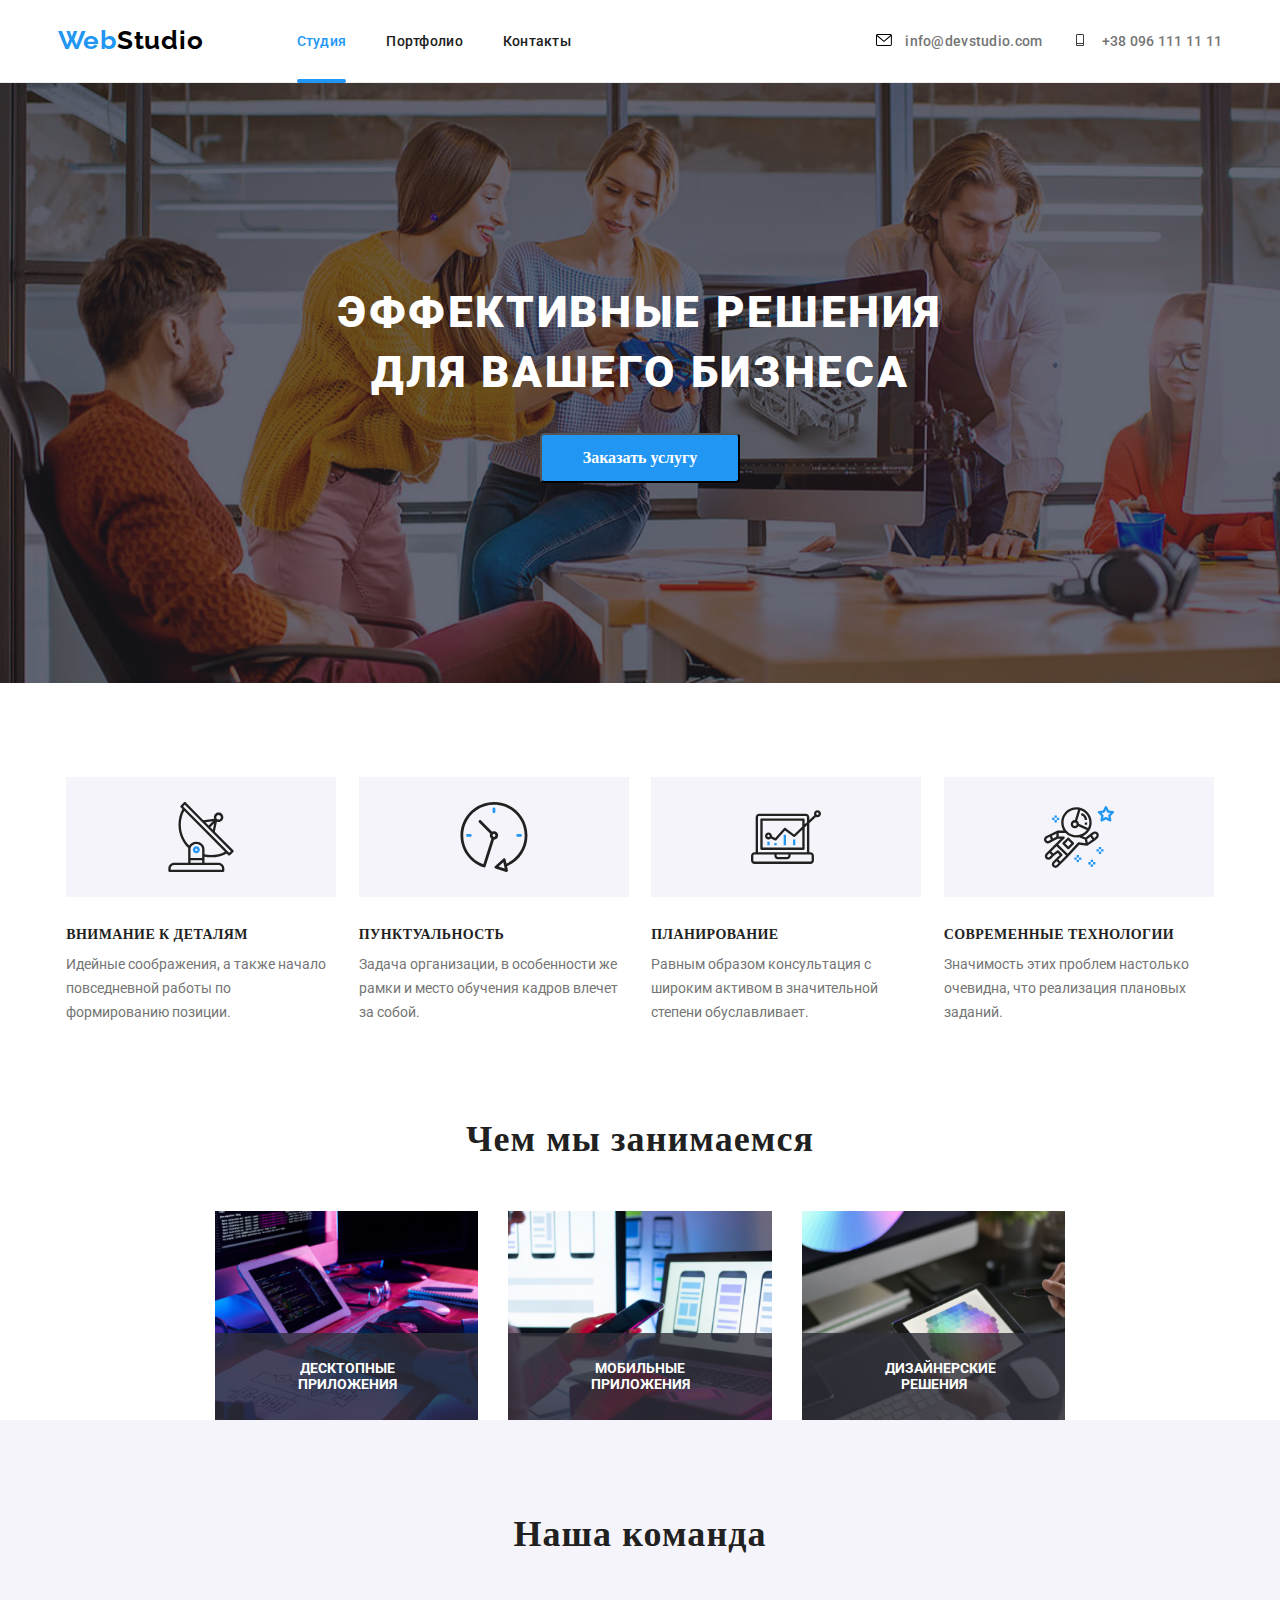
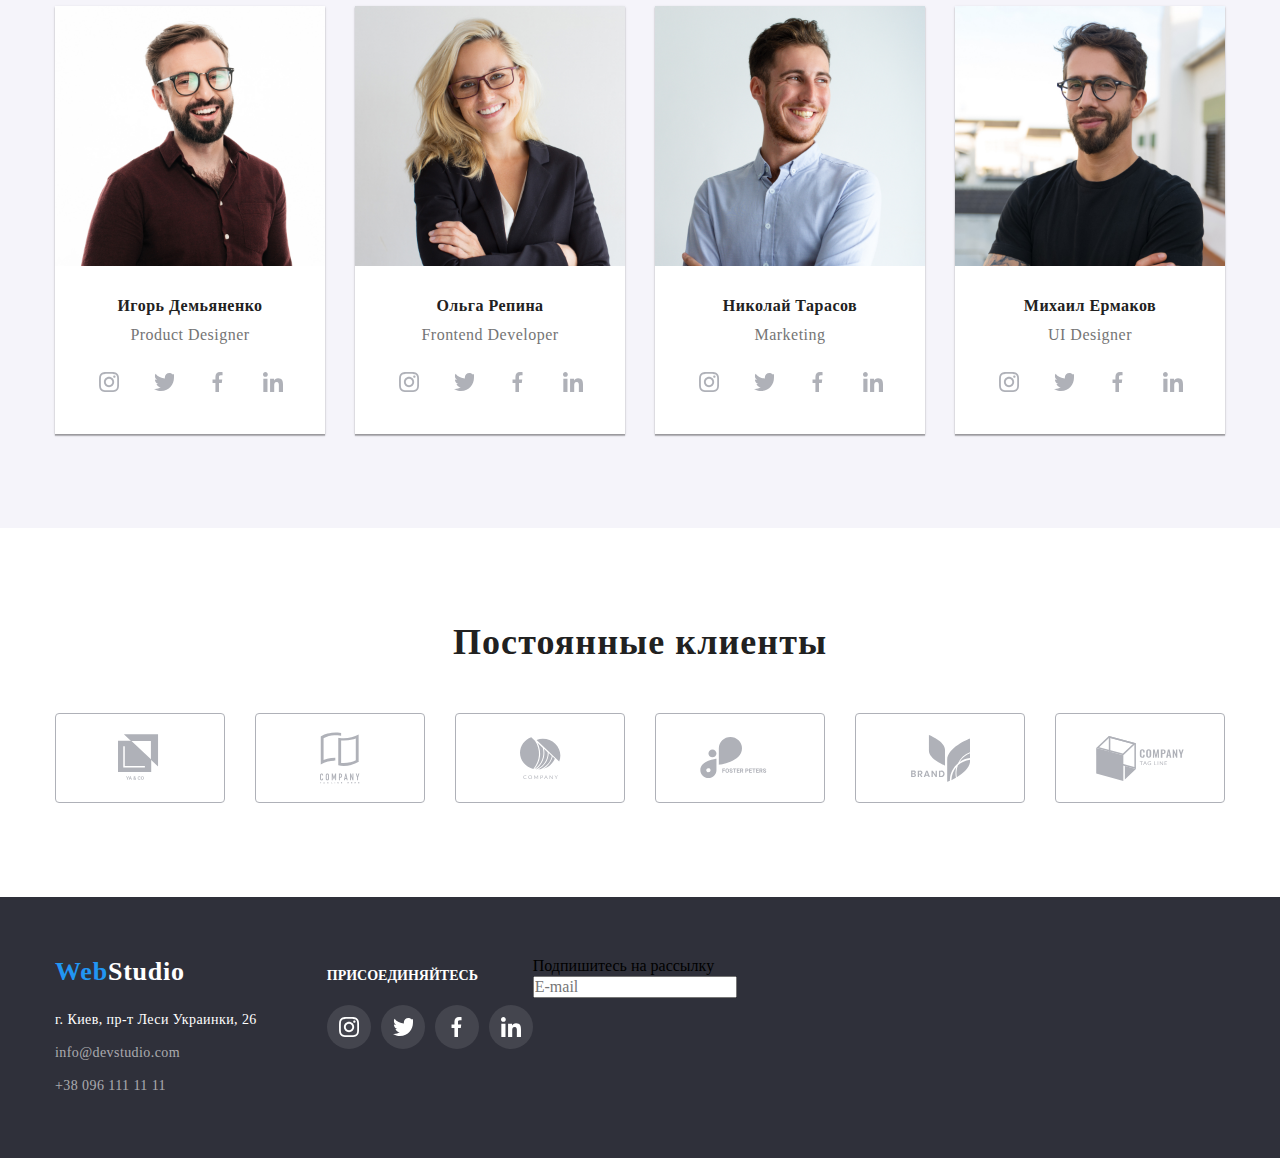
<file: index.html>
<!DOCTYPE html>
<html lang="ru">
<head>
    <meta charset="UTF-8">
    <meta name="viewport" content="width=device-width, initial-scale=1.0">
    <title>WebStudio</title>
    <link rel="stylesheet" href="https://cdnjs.cloudflare.com/ajax/libs/modern-normalize/1.0.0/modern-normalize.min.css"/>
    <link rel="stylesheet" href="./css/main.min.css">
    
    <link rel="preconnect" href="https://fonts.gstatic.com">
    <link
        href="https://fonts.googleapis.com/css2?family=Raleway:wght@400;700&family=Roboto:wght@400;500;700;900&display=swap"
        rel="stylesheet">
        
        <link href="https://fonts.googleapis.com/css2?family=Oleo+Script:wght@700&display=swap" rel="stylesheet">
</head>
<body>
<header class="header">
   
    <div class="header-container">
    <a class="main-title" href="./index.html">Web<span class="studio-word">Studio</span></a>
    <nav class="navigation-container">
        <ul class="navigation-set">
            <li class="nav-studio"><a class="navigation-studio current"style="color: #2196f3" href="./index.html" target="_self">Студия</a></li>
            
            <li class="nav-studio"><a class="navigation-portfolio" href="./portfolio.html">Портфолио</a></li>
            
            <li class="nav-studio"><a class="navigation-contacts" href="./index.html">Контакты</a></li>
            
        </ul>
        
    </nav>
    <ul class="contacts">
        <li class="mail-contact">
    <a class="mail" href="mailto:info@devstudio.com">
        <svg class="icon-mail">
            <use href="./images/sprite.svg#icon-mail"></use>
        </svg>
        info@devstudio.com</a>
        </li>
        <li class="phone-contact">
        <a class="phone-number" href="tel:+380961111111">
            <svg class="icon-phone">
                <use href="./images/sprite.svg#icon-phone"></use>
            </svg>
        +38 096 111 11 11</a>
        </li>
    </ul>
    
    
    </div>
   
 </header>
 <main>
    <section class="first-section"> 
     <div class="container-first-section"><h1 class="first-title">Эффективные решения для вашего бизнеса</h1>
    </div>
    <button class="button-main" type="button" data-modal-open>Заказать услугу</button>
    </section>
    <section class="features-section">
<ul class="features">
    <li class="feature-one">
        <div class="feature-box">
            <div class="bg-icon-feature-svg">
            <svg class="icon-features-svg" , width="70px" , height="70px" ;>
                <use href="./images/sprite.svg#icon-antenna">
                </use>
            </svg>
            </div>
            
            <h2 class="feature-title-one">Внимание к деталям</h2>

            <p class="feature-text-one">Идейные соображения, а также начало повседневной работы по формированию позиции.
            </p>
        </div>
    </li>
    <li class="feature-two">
        <div class="feature-box">
            <div class="bg-icon-feature-svg">
            <svg class="icon-features-svg" , width="70px" , height="70px" ;>
                <use href="./images/sprite.svg#icon-clock">
            
                </use>
            </svg>
            </div>
            
            <h2 class="feature-title-two">Пунктуальность</h2>

            <p class="feature-text-two">Задача организации, в особенности же рамки и место обучения кадров влечет за
                собой.</p>
        </div>
    </li>
    <li class="feature-three">
        <div class="feature-box">
            <div class="bg-icon-feature-svg">
            <svg class="icon-features-svg" , width="70px" , height="70px" ;>
                <use href="./images/sprite.svg#icon-diagram">
            
                </use>
            </svg>
            </div>
            
            <h2 class="feature-title-three">Планирование</h2>

            <p class="feature-text-three">Равным образом консультация с широким активом в значительной степени
                обуславливает.</p>
        </div>
    </li>
    <li class="feature-four">
        <div class="feature-box">
            <div class="bg-icon-feature-svg">
            <svg class="icon-features-svg" , width="70px" , height="70px" ;>
                <use href="./images/sprite.svg#icon-astronaut">
            
                </use>
            </svg>
            </div>
            
            <h2 class="feature-title-four">Современные технологии</h2>

            <p class="feature-text-four">Значимость этих проблем настолько очевидна, что реализация плановых заданий.
            </p>
        </div>
    </li>
</ul>
    </section>
    
    
     <section class="portfolio">
 <h3 class="portfolio-title-first">Чем мы занимаемся</h3>
   <ul class="images-set">
    <li class="images-point">
        <div class="container-portfolio"><img src="images/1.jpg" width="370" height="294" alt="1">
        <p class="text-portfolio">десктопные приложения</p>
        </div>
    </li>
    <li class="images-point">
        <div class="container-portfolio"><img src="images/2.jpg" width="370" height="294" alt="2">
            <p class="text-portfolio">мобильные приложения</p>
        </div>
    </li>
    <li class="images-point">
        <div class="container-portfolio"><img src="images/3.jpg" width="370" height="294" alt="3">
            <p class="text-portfolio">дизайнерские решения</p>
        </div>
    </li>
   </ul>
</section>
 <section class="team-container">
    <h4 class="team-title">Наша команда</h4>
        <ul class="team-set">
             <li class="team-imagine">
                <img src="./images/demyanenko.jpg" width="270" height="260" alt="Игорь Демьяненко">
                <div class="titles">
                    <p class="name-title-igor">Игорь Демьяненко</p>
                    <span class="span-title-one">Product Designer</span>
                    
                    <ul class="social-links">

                        <li class="social-item">
                            <a class="social-link" href="">
                                <svg class="social-icon">
                                    <use href="./images/sprite.svg#icon-instagram"></use>
                                </svg>
                            </a>
                         
                        </li>
                        <li class="social-item">
                            <a class="social-link" href="">
                                <svg class="social-icon">
                                    <use href="./images/sprite.svg#icon-twitter"></use>
                                </svg>
                            </a>
                        
                        </li>
                        <li class="social-item">
                            <a class="social-link" href="">
                                <svg class="social-icon">
                                    <use href="./images/sprite.svg#icon-facebook"></use>
                                </svg>
                            </a>
                        
                        </li>
                        <li class="social-item">
                            <a class="social-link" href="">
                                <svg class="social-icon">
                                    <use href="./images/sprite.svg#icon-linkedin"></use>
                                </svg>
                            </a>
                        
                        </li>
                    </ul>
                </div>
            </li>
             <li class="team-imagine">
                 <img src="./images/repina.jpg" width="270" height="260" alt="Ольга Репина">
                <div class="titles">
                    <p class="name-title-olga">Ольга Репина</p>
                    <span class="span-title-two">Frontend Developer</span>
                    <ul class="social-links">
                    
                        <li class="social-item">
                            <a class="social-link" href="">
                                <svg class="social-icon">
                                    <use href="./images/sprite.svg#icon-instagram"></use>
                                </svg>
                            </a>
                    
                        </li>
                        <li class="social-item">
                            <a class="social-link" href="">
                                <svg class="social-icon">
                                    <use href="./images/sprite.svg#icon-twitter"></use>
                                </svg>
                            </a>
                    
                        </li>
                        <li class="social-item">
                            <a class="social-link" href="">
                                <svg class="social-icon">
                                    <use href="./images/sprite.svg#icon-facebook"></use>
                                </svg>
                            </a>
                    
                        </li>
                        <li class="social-item">
                            <a class="social-link" href="">
                                <svg class="social-icon">
                                    <use href="./images/sprite.svg#icon-linkedin"></use>
                                </svg>
                            </a>
                    
                        </li>
                    </ul>
                </div> 
            </li>   
             <li class="team-imagine">
                 <img src="./images/tarasov.jpg" width="270" height="260" alt="Николай Тарасов">
                <div class="titles">
                    <p class="name-title-nikolay">Николай Тарасов</p>
                    <span class="span-title-three">Marketing</span>
                    <ul class="social-links">
                    
                        <li class="social-item">
                            <a class="social-link" href="">
                                <svg class="social-icon">
                                    <use href="./images/sprite.svg#icon-instagram"></use>
                                </svg>
                            </a>
                    
                        </li>
                        <li class="social-item">
                            <a class="social-link" href="">
                                <svg class="social-icon">
                                    <use href="./images/sprite.svg#icon-twitter"></use>
                                </svg>
                            </a>
                    
                        </li>
                        <li class="social-item">
                            <a class="social-link" href="">
                                <svg class="social-icon">
                                    <use href="./images/sprite.svg#icon-facebook"></use>
                                </svg>
                            </a>
                    
                        </li>
                        <li class="social-item">
                            <a class="social-link" href="">
                                <svg class="social-icon">
                                    <use href="./images/sprite.svg#icon-linkedin"></use>
                                </svg>
                            </a>
                    
                        </li>
                    </ul>
                </div> 
            </li>       
             <li class="team-imagine">
                 <img src="./images/yermakow.jpg" width="270" height="260" alt="Михаил Ермаков">
                <div class="titles">
                    <p class="name-title-mikhail">Михаил Ермаков</p>
                    <span class="span-title-four">UI Designer</span>
                    <ul class="social-links">
                    
                        <li class="social-item">
                            <a class="social-link" href="">
                                <svg class="social-icon">
                                    <use href="./images/sprite.svg#icon-instagram"></use>
                                </svg>
                            </a>
                    
                        </li>
                        <li class="social-item">
                            <a class="social-link" href="">
                                <svg class="social-icon">
                                    <use href="./images/sprite.svg#icon-twitter"></use>
                                </svg>
                            </a>
                    
                        </li>
                        <li class="social-item">
                            <a class="social-link" href="">
                                <svg class="social-icon">
                                    <use href="./images/sprite.svg#icon-facebook"></use>
                                </svg>
                            </a>
                    
                        </li>
                        <li class="social-item">
                            <a class="social-link" href="">
                                <svg class="social-icon">
                                    <use href="./images/sprite.svg#icon-linkedin"></use>
                                </svg>
                            </a>
                    
                        </li>
                    </ul>
                </div> 
            </li>
        </ul>
  
 </section>
 <div class="companies">
 <h5 class="clients-title">Постоянные клиенты</h5>
<ul class="companies-list">
    <li class="company-item">
        <a class="company-link" href="">
            <div class="company">
            <svg class="company-icon1">
                <use href="./images/sprite.svg#icon-logo1"></use>
            </svg>
            </div>
        </a>
    </li>
    <li class="company-item">
        <a class="company-link" href="">
            <div class="company">
                <svg class="company-icon2">
                    <use href="./images/sprite.svg#icon-logo2"></use>
                </svg>
            </div>
        </a>
    </li>
    <li class="company-item">
        <a class="company-link" href="">
            <div class="company">
                <svg class="company-icon3">
                    <use href="./images/sprite.svg#icon-logo3"></use>
                </svg>
            </div>
        </a>
    </li>
    <li class="company-item">
        <a class="company-link" href="">
            <div class="company">
                <svg class="company-icon4">
                    <use href="./images/sprite.svg#icon-logo4"></use>
                </svg>
            </div>
        </a>
    </li>
    <li class="company-item">
        <a class="company-link" href="">
            <div class="company">
                <svg class="company-icon5">
                    <use href="./images/sprite.svg#icon-logo5"></use>
                </svg>
            </div>
        </a>
    </li>
    <li class="company-item">
        <a class="company-link" href="">
            <div class="company">
                <svg class="company-icon6">
                    <use href="./images/sprite.svg#icon-logo6"></use>
                </svg>
            </div>
        </a>
    </li>
</ul>
 </div>
 
</main>
<footer class="footer">
    <div class="footer-container">
        <div class="left-side">
            <a class="footer-main-title" href="./index.html">Web<span class="footer-studio-word">Studio</span></a>
            <address class="address">
                <ul class="footer-navigation-set">
                    <li class="footer-navigation-point"></li>
                    <li class="footer-navigation-point">
                        <a class="address-text" href="https://goo.gl/maps/xCqVMm954nqJxwLY9">г. Киев, пр-т Леси
                            Украинки, 26</a>
                    </li>
                    <li class="footer-navigation-point">
                        <a class="mail-text" href="mailto:info@devstudio.com">info@devstudio.com</a>
                    </li>
                    <li class="footer-navigation-point">
                        <a class="phone-number-footer" href="tel:+380961111111">+38 096 111 11 11</a>
                    </li>

                </ul>
            </address>
        </div>

        <div class="right-side">
            <p class="comeon">Присоединяйтесь</p>
            <ul class=footer-links>
                <li class="social-item">
                    <a class="social-link" href="">
                        <svg class="social-icon-footer">
                            <use href="./images/sprite.svg#icon-instagram"></use>
                        </svg>
                    </a>

                </li>
                <li class="social-item">
                    <a class="social-link" href="">
                        <svg class="social-icon-footer">
                            <use href="./images/sprite.svg#icon-twitter"></use>
                        </svg>
                    </a>

                </li>
                <li class="social-item">
                    <a class="social-link" href="">
                        <svg class="social-icon-footer">
                            <use href="./images/sprite.svg#icon-facebook"></use>
                        </svg>
                    </a>

                </li>
                <li class="social-item">
                    <a class="social-link" href="">
                        <svg class="social-icon-footer">
                            <use href="./images/sprite.svg#icon-linkedin"></use>
                        </svg>
                    </a>

                </li>
            </ul>
        </div>
        <form name="footer-form" class="footer-form">
            <p>Подпишитесь на рассылку</p>
            <label class="mailform-label">
                
                <input type="e-mail" name="e-mail" placeholder="E-mail"/>
            </label>
        </form>
    </div>
</footer>
 
<div class="backdrop is-hidden" data-modal>
    <div class="modal">
        <button type="button" class="closesvgbutton" data-modal-close>
        <svg class="closemodal">
            <use href="./images/sprite.svg#closemodal"></use>
        </svg>
        </button>
        
    </div>
    
</div>

<script src="./js/modal.js"></script>

</body>
</html>
</file>
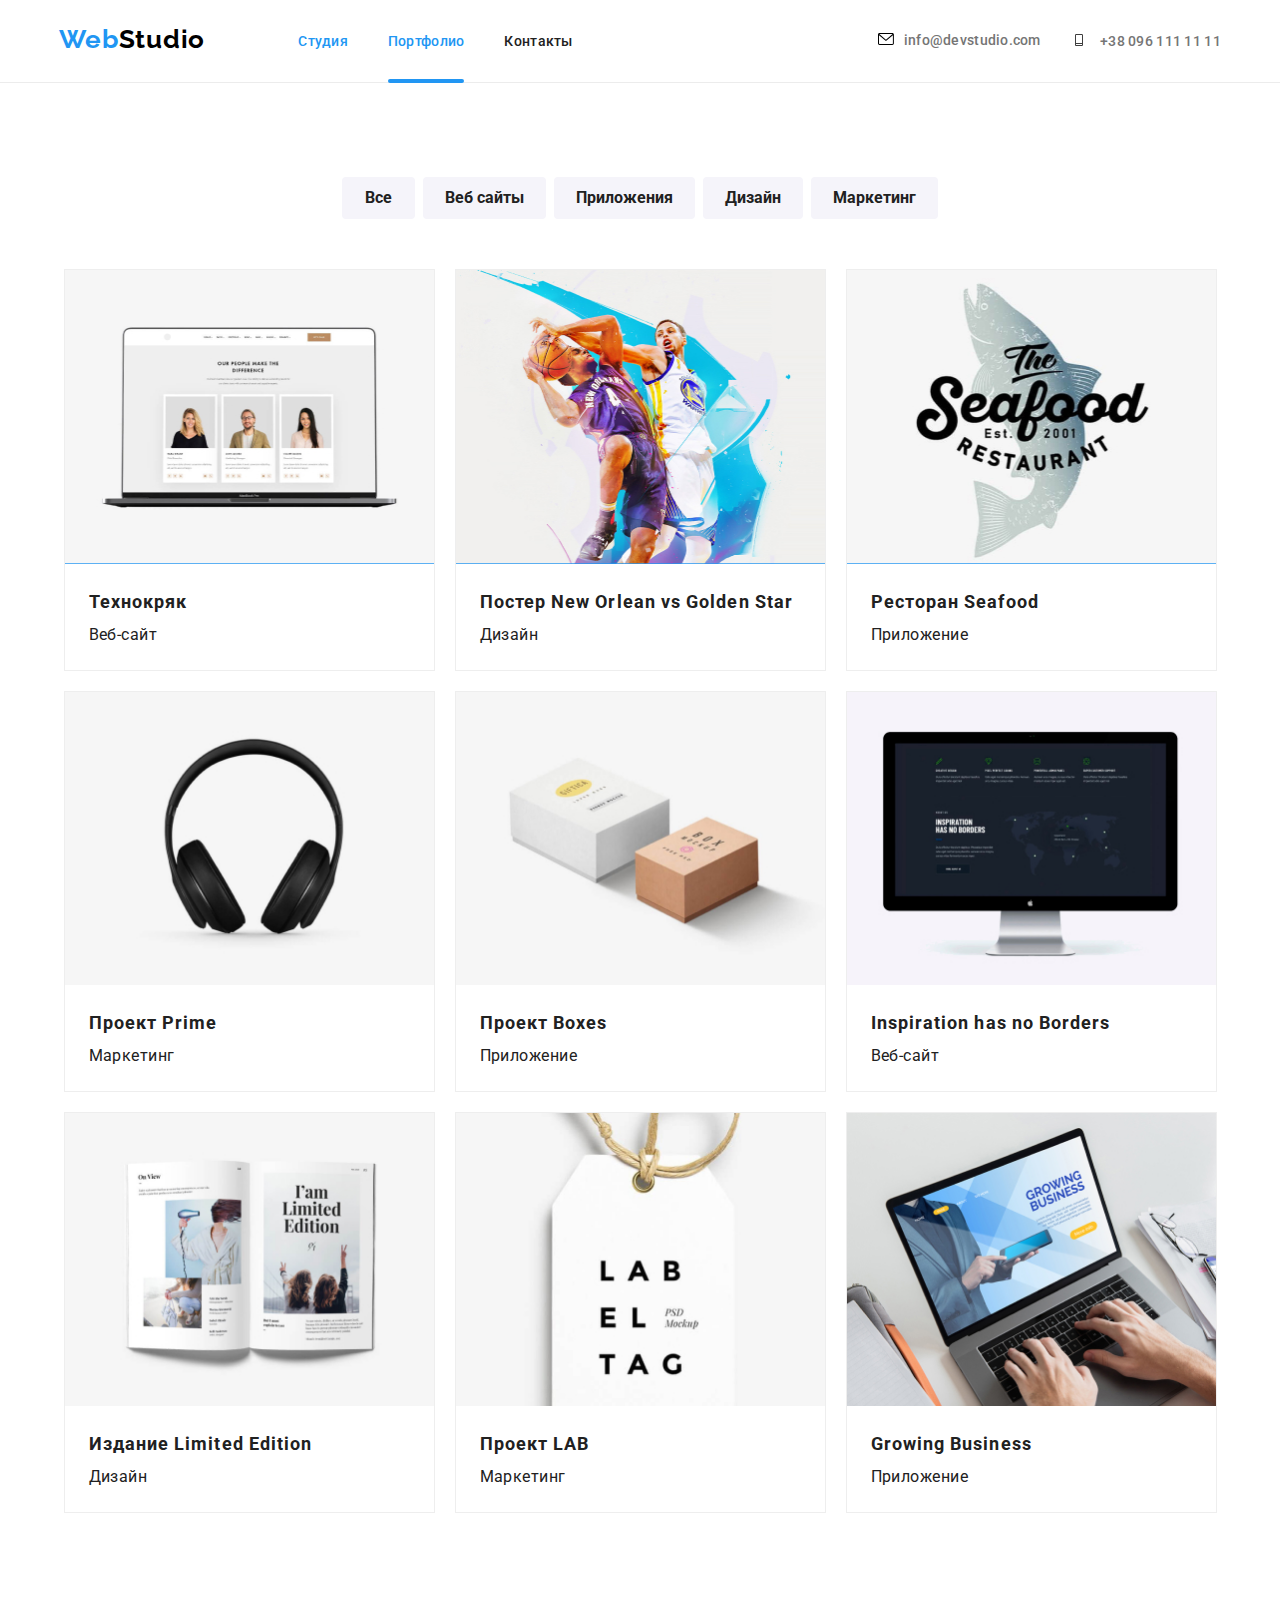
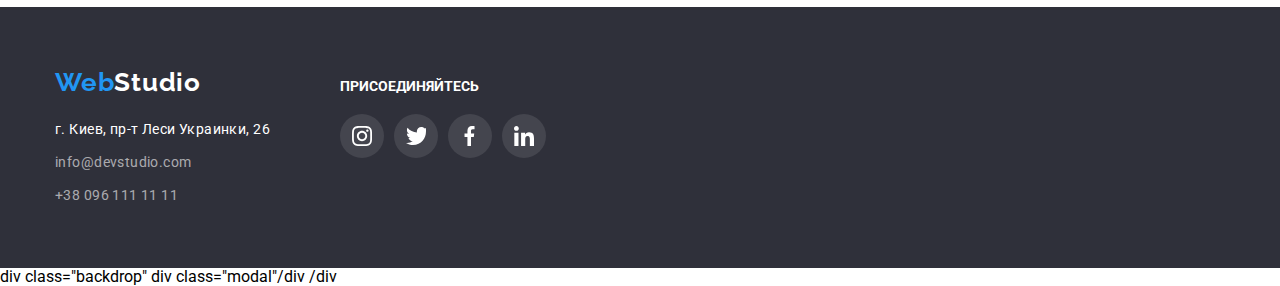
<file: portfolio.html>
<!DOCTYPE html>
<html lang="en">
<head>
    <meta charset="UTF-8">
    <meta name="viewport" content="width=device-width, initial-scale=1.0">
    <title>Portfolio</title>
    <link rel="stylesheet" href="https://cdnjs.cloudflare.com/ajax/libs/modern-normalize/1.0.0/modern-normalize.min.css" />
    <link rel="stylesheet" href="./css/styles.css">
    <link rel="preconnect" href="https://fonts.gstatic.com">
    
    <link
        href="https://fonts.googleapis.com/css2?family=Raleway:wght@400;700&family=Roboto:wght@400;500;700;900&display=swap"
        rel="stylesheet">
</head>
<body>
 <header class="header border">
    <div class="header-container">
        <a class="main-title" href="./index.html">Web<span class="studio-word">Studio</span></a>
        <nav class="navigation-container">
            <ul class="navigation-set">
                <li><a class="navigation-studio black" href="./index.html">Студия</a></li>
                <li><a class="navigation-portfolio blue current"style="color: #2196f3" href="./portfolio.html">Портфолио</a></li>
                <li><a class="navigation-contacts current" href="./index.html">Контакты</a></li>
            </ul>
        </nav>
<ul class="contacts">
    <li class="mail-contact">
        <a class="mail" href="mailto:info@devstudio.com">
            <svg class="icon-mail">
                <use href="./images/sprite.svg#icon-mail"></use>
            </svg>
            info@devstudio.com</a>
    </li>
    <li class="phone-contact">
        <a class="phone-number" href="tel:+380961111111">
            <svg class="icon-phone">
                <use href="./images/sprite.svg#icon-phone"></use>
            </svg>
            +38 096 111 11 11</a>
    </li>
</ul>
    </div>
    
 </header>
<main>
  <div class="portfolio-images-container">
    <a class="portfolio-title">
        <h1>Portfolio</h1>
    </a>
      <nav>
    <ul class="buttons-set">
        <li>
            <button class="button-portfolio" type="button">Все</button>
        </li>
        <li>
            <button class="button-portfolio" type="button">Веб сайты</button>
        </li>
        <li>
            <button class="button-portfolio" type="button">Приложения</button>
        </li>
        <li>
            <button class="button-portfolio" type="button">Дизайн</button>
        </li>
        <li>
            <button class="button-portfolio" type="button">Маркетинг</button>
        </li>
    </ul>
      </nav>

    <!-- photos-->
      <ul class="images-portfolio-set">
<li class="image-bg"> <a class="link-image" href="./portfolio.html">
  <div class="bluescreenimage">
    
        <p class="bluescreen">Технокряк это современная площадка
        распространения коронавируса. Компании используют эту платформу
        для цифрового шпионажа и атак на защищённые сервера конкурентов.</p>

 <img src="./images/techduck.jpg" width="369" height="294" alt="Технокряк">
     
  </div>

      <div class="box-image">
             <p><em class="name-image">Технокряк</em></p>
             <p class="second-name-image">Веб-сайт</p>
      </div></a>
    
</li>
 <li class="image-bg"> <a class="link-image"  href="./portfolio.html">
     <div class="bluescreenimage">
    
        <p class="bluescreen">Технокряк это современная площадка
            распространения коронавируса. Компании используют эту платформу
            для цифрового шпионажа и атак на защищённые сервера конкурентов.</p>

        <img src="./images/orlean.jpg" width="369" height="294" alt="Технокряк">
    
  </div>
 <div class="box-image">
             <p><em class="name-image">Постер New Orlean vs Golden Star</em></p>
             <p class="second-name-image">Дизайн</p>
      </div></a>
</li>
<li class="image-bg"> <a class="link-image"  href="./portfolio.html">
        <div class="bluescreenimage">

            <p class="bluescreen">Технокряк это современная площадка
                распространения коронавируса. Компании используют эту платформу
                для цифрового шпионажа и атак на защищённые сервера конкурентов.</p>

            <img src="./images/seafood.jpg" width="369" height="294" alt="Технокряк">

        </div>
    
     <div class="box-image">
             <p><em class="name-image">Ресторан Seafood</em></p>
             <p class="second-name-image">Приложение</p>
       </div></a>
</li>
 <li class="image-bg"><a class="link-image"  href="./portfolio.html">

    <div class="bluescreenimage">
    
        <p class="bluescreen">Технокряк это современная площадка
            распространения коронавируса. Компании используют эту платформу
            для цифрового шпионажа и атак на защищённые сервера конкурентов.</p>

        <img src="./images/prime.jpg" width="369" height="294" alt="Технокряк">
   
</div>

<div class="box-image">
             <p><em class="name-image">Проект Prime</em></p>
             <p class="second-name-image">Маркетинг</p>
       </div></a>
</li>
<li class="image-bg"> <a class="link-image"  href="./portfolio.html">
        <div class="bluescreenimage">

            <p class="bluescreen">Технокряк это современная площадка
                распространения коронавируса. Компании используют эту платформу
                для цифрового шпионажа и атак на защищённые сервера конкурентов.</p>

            <img src="./images/boxes.jpg" width="369" height="294" alt="Технокряк">

        </div>
    
    <div class="box-image">
             <p><em class="name-image">Проект Boxes</em></p>
             <p class="second-name-image">Приложение</p>
       </div></a>
</li>
<li class="image-bg"> <a class="link-image"  href="./portfolio.html">
        <div class="bluescreenimage">

            <p class="bluescreen">Технокряк это современная площадка
                распространения коронавируса. Компании используют эту платформу
                для цифрового шпионажа и атак на защищённые сервера конкурентов.</p>

            <img src="./images/inspiration.jpg" width="369" height="294" alt="Технокряк">

        </div>
    
     <div class="box-image">
             <p><em class="name-image">Inspiration has no Borders</em></p>
             <p class="second-name-image">Веб-сайт</p>
       </div></a>
</li>
<li class="image-bg"> <a class="link-image"  href="./portfolio.html">
        <div class="bluescreenimage">

            <p class="bluescreen">Технокряк это современная площадка
                распространения коронавируса. Компании используют эту платформу
                для цифрового шпионажа и атак на защищённые сервера конкурентов.</p>

            <img src="./images/limited.jpg" width="369" height="294" alt="Технокряк">

        </div>
    
    <div class="box-image">
             <p><em class="name-image">Издание Limited Edition</em></p>
             <p class="second-name-image">Дизайн</p>
       </div></a>
</li>
<li class="image-bg"> <a class="link-image"  href="./portfolio.html">
        <div class="bluescreenimage">

            <p class="bluescreen">Технокряк это современная площадка
                распространения коронавируса. Компании используют эту платформу
                для цифрового шпионажа и атак на защищённые сервера конкурентов.</p>

            <img src="./images/lab.jpg" width="369" height="294" alt="Технокряк">

        </div>
    
     <div class="box-image">
             <p><em class="name-image">Проект LAB</em></p>
             <p class="second-name-image">Маркетинг</p>
       </div></a>
</li>
<li class="image-bg"> <a class="link-image"  href="./portfolio.html">
        <div class="bluescreenimage">

            <p class="bluescreen">Технокряк это современная площадка
                распространения коронавируса. Компании используют эту платформу
                для цифрового шпионажа и атак на защищённые сервера конкурентов.</p>

            <img src="./images/business.jpg" width="369" height="294" alt="Технокряк">

        </div>
   
     <div class="box-image">
             <p><em class="name-image">Growing Business</em></p>
             <p class="second-name-image">Приложение</p>
       </div></a>
 </li>
    </ul>
 </div>
 </main>
<footer class="footer">
    <div class="footer-container">
        <div class="left-side">
        <a class="footer-main-title" href="./index.html">Web<span class="footer-studio-word">Studio</span></a>
        <address class="address">
            <ul class="footer-navigation-set">
                <li class="footer-navigation-point"></li>
                <li class="footer-navigation-point">
                    <a class="address-text" href="https://goo.gl/maps/xCqVMm954nqJxwLY9">г. Киев, пр-т Леси Украинки, 26</a>
                </li>
                <li class="footer-navigation-point">
                    <a class="mail-text" href="mailto:info@devstudio.com">info@devstudio.com</a>
                </li>
                <li class="footer-navigation-point">
                    <a class="phone-number-footer" href="tel:+380961111111">+38 096 111 11 11</a>
                </li>
        
            </ul>
        </address>
        </div>
    
    <div class="right-side">
        <p class="comeon">Присоединяйтесь</p>
        <ul class=footer-links>
            <li class="social-item">
                <a class="social-link" href="">
                    <svg class="social-icon-footer">
                        <use href="./images/sprite.svg#icon-instagram"></use>
                    </svg>
                </a>
    
            </li>
            <li class="social-item">
                <a class="social-link" href="">
                    <svg class="social-icon-footer">
                        <use href="./images/sprite.svg#icon-twitter"></use>
                    </svg>
                </a>
    
            </li>
            <li class="social-item">
                <a class="social-link" href="">
                    <svg class="social-icon-footer">
                        <use href="./images/sprite.svg#icon-facebook"></use>
                    </svg>
                </a>
    
            </li>
            <li class="social-item">
                <a class="social-link" href="">
                    <svg class="social-icon-footer">
                        <use href="./images/sprite.svg#icon-linkedin"></use>
                    </svg>
                </a>
    
            </li>
        </ul>
    </div>
    </div>
</footer>
div class="backdrop"
    div class="modal"/div
/div
</body>
</html>
</file>
<file: css/styles.css>
:root {
  font-family: "Roboto", "Raleway"; sans-serif;
  
  a {text-decoration: none;}
  --accent-color: #2196F3;
  --second-text-color: #757575;
  --button-color: #ffffff;
  --main-font: "Roboto", sans-serif;
  --secondary-font: "Raleway"; sans-serif;
  
  --accent-fill: #AFB1B8;
}
*,
*::before,
*::after{
  text-decoration: none;
}


li {

 list-style-type: none; 
}
  
*,
*::before,
*::after{
box-sizing: border-box;

}
*,
*::before,
*::after{
margin: auto;


}

html {
width: 100%;
max-width: 100%;
overflow-x: hidden;
 
}
h1,
h2,
h3,
h4,
h5,
h6,
p {
  margin: 0;
}
ul,
ol {
  list-style: none;
  padding: 0;
  margin: 0;
}
body{
  font-family: var(--main-font);
  color: #000000;
  font-style: normal;
  
}
*,
*::before,
*::after {
  margin: 0px;
  padding: 0px;
  
}
img {
  display: block;
  max-width: 100%;
  height: auto;
  
}

*,
*::before,
*::after,
.link:hover,
.link:focus {
  text-decoration: none;
  outline: none;
}


.features-section,
.portfolio,
.team-container{
  min-width: 1170px;
}


/*--------header-------*/
.header {

  
  position: relative;
 min-height: 80px;
 display: block;
  
 
}
.header-container {
  display: flex;
  
  justify-content: center;
  width: 1200px;

 margin: 0 auto;
  
  
  padding-left: 15px;
  padding-right: 15px;
}

/*title*/
.main-title {
  margin: 24px 93px 26px 0;
  font-family: var(--secondary-font), oleo-script;
  font-weight: 700;
  line-height: 1.19;
  
 
  font-size: 26px;
  letter-spacing: 0.03em;
  color: #2196F3;
  text-decoration: none;
}
.studio-word {
  color: black;
}

/*.line{

display: block;
    
    position: absolute;
    
    top: 100%;
    left: 0px;
    width: 100%;
    height: 4px;
    background-color:  #2196F3;
    border-radius: 2px;
    opacity: 1;
    z-index: 3;
    flex-grow: 1;
}

*/


/*navigation*/
.navigation-container {
  display: flex;
  align-items: center;
  min-width: 294px;
 
    padding: 32px 0 32px 0;
}
.navigation-set{
  display: flex;
justify-content: center;

margin-right: 305px;
}
.navigation-studio,
.navigation-portfolio,
.navigation-contacts{
  display: inline-block;
   position: relative;
}
.navigation-studio::before{
  content: "";
  display: inline-block;
    
    position: absolute;
    
    bottom: -33px;
    left: 0px;
    width: 100%;
    height: 4px;
    background-color:  #2196F3;
    
    border-radius: 2px;
   opacity: 0;
    z-index: 3;
    flex-grow: 1;
    
    
}
.navigation-portfolio::before{
  content: "";
  display: inline-block;
    
    position: absolute;
    
    bottom: -33px;
    left: 0px;
    width: 100%;
    height: 4px;
    background-color:  #2196F3;
    
    border-radius: 2px;
    opacity: 0;
    z-index: 3;
    flex-grow: 1;
    
   
}
.navigation-contacts::before{
  content: "";
  display: inline-block;
    
    position: absolute;
    
    bottom: -33px;
    left: 0px;
    width: 100%;
    height: 4px;
    background-color:  #2196F3;
    
    border-radius: 2px;
    
    z-index: 3;
    flex-grow: 1;
    opacity: 0;
   
}

.navigation-studio.current:before{
  opacity: 1;
}
.navigation-portfolio.current:before{
  opacity: 1;
}
/*end navigation*/

.header .main-title {
  margin-right: 93px;
}
.navigation-studio,
.navigation-portfolio {
margin-right: 40px;
transition: transform 250ms cubic-bezier(0.4, 0, 0.2, 1) 250ms;
}
.blue:visited {
  color: #2196F3;
 
}
.black:visited {
  color:#212121
}
.header .mail {
display: flex;
   
    margin-right: 30px;
}
.icon-mail,
.icon-phone {
  width: 16px;
  height: 12px;
  margin-right: 10px;
  
}
.icon-mail:hover,
.icon-mail:focus,
.icon-phone:hover,
.icon-phone:focus{
  transition-property: fill;
transition-duration: 250ms;
transition-timing-function: cubic-bezier(0.4, 0, 0.2, 1);
}
.contacts {
  display: flex;
  align-items: center;
}
.mail-contact,
.phone-contact {
  
 
}


.border{ 
 
border-bottom: 1px solid #ECECEC;
}



.portfolio-title {
display: none;
}
.portfolio {
  display: block;
  align-items: center;
 
  
 justify-content: center;
  margin: auto;
  padding-bottom: 94px;
  padding-top: 94px;
}

.portfolio-images-container {
 display: flex;
  
  
  width: 1200px;
  
  align-items: center;
  justify-content: center;
 margin: auto;

padding-top: 94px;
padding-bottom: 94px;
 flex-direction: column;

 
}

.images-portfolio-set {
  display: flex;
  flex-wrap: wrap;
 min-width: 1200px;
  justify-content: center;
  margin: auto;
margin-top: -20px;
  margin-left: -20px;
 
}
.image-bg {
  
 margin-left: 20px;
margin-top: 20px;
  background-color:#ffffff;
  border: 1px solid #EEEEEE;
  
}
.link-image{
  display: inline-block;
}

.link-image:hover .bluescreen{
  
     transition-property: transform;
transition-duration: 250ms;
 transition-timing-function: cubic-bezier(0.4, 0, 0.2, 1);
 transform: translateY(0%);
}
.bluescreenimage{
  position: relative;
  overflow: hidden;
}
.bluescreen{
  position: absolute;
  top: 0;
  left: 0;
  transform: translateY(100%);
padding-top: 63px;
  padding-bottom: 63px;
  padding-left: 24px;
  padding-right: 24px;
width: 100%;
height: 100%;
font-family: Roboto, sans-serif;
  font-weight: 400;
  font-style: normal;
  font-size: 18px;
  line-height: 156%;
  letter-spacing: 3%;
  color: #FFFFFF;
background-color: rgba(33, 150, 243, 0.9);
  
 
}

.link-image:hover,
.link-image:focus {
  box-shadow: 0px 1px 1px
   rgba(0, 0, 0, 0.8),
    0px 4px 4px rgba(0, 0, 0, 0.06),
     1px 4px 6px rgba(0, 0, 0, 0.16);
}


.box-image {
 
  padding-top: 20px;
  padding-bottom: 20px;
  padding-left: 24px;
  padding-right: 24px;
  

}

.name-image{
  
  font-family: Roboto;
  font-style: normal;
  font-weight: 700;
  font-size: 18px;
  line-height: 200%;
  letter-spacing: 0.06em;
  color: #212121;
  text-decoration: none;
}
.second-name-image {
  
  font-family: Roboto;
  font-style: normal;
  font-weight: 400;
  font-size: 16px;
  line-height: 187%;
  letter-spacing: 0.03em;
  color: #212121;
  text-decoration: none;
}

.navigation-studio,
.navigation-portfolio,
.navigation-contacts,
.mail,
.phone-number {
  font-weight: 500;
  font-size: 14px;
  text-decoration: none;
  line-height: 1.14;
  letter-spacing: 0.02em;
}
.mail {
  
  color: #757575;
}
.phone-number {
 
  color: #757575;
  
}
.navigation-studio {
  
  color:#2196F3;
}
.navigation-portfolio {
  
  color: #212121;
}
.navigation-contacts {
  
  color: #212121;
}
.navigation-studio:hover,
.navigation-portfolio:hover,
.navigation-contacts:hover,
.navigation-studio:focus,
.navigation-portfolio:focus,
.navigation-contacts:focus,
.mail:hover,
.mail:focus,
.phone-number:hover,
.phone-number:focus,
.icon-mail:hover,
.icon-mail:focus,
.icon-phone:hover,
.icon-phone:focus {
  text-decoration: none;
  color: #2196F3;
  cursor: pointer;
  fill: #2196F3;
transition-property: color, fill, pointer;
transition-duration: 250ms;
transition-timing-function: cubic-bezier(0.4, 0, 0.2, 1);
}
.mail:hover > .icon-mail,
.mail:focus > .icon-mail,
.phone-number:hover > .icon-phone,
.phone-number:focus > .icon-phone {
  
 transition-property: fill;
transition-duration: 250ms;
transition-timing-function: cubic-bezier(0.4, 0, 0.2, 1);
}


.navigation-studio:active{
  color: #2196F3;
}
.mail:hover,
.mail:focus,
.mail:active,
.phone-number:hover,
.phone-number:focus,
.phone-number:active,
.address-text,
.mail-text,
.phone-number,
.phone-number-footer {
  text-decoration: none;
  cursor: pointer;
  transition-property: pointer;
transition-duration: 250ms;
transition-timing-function: cubic-bezier(0.4, 0, 0.2, 1);
}

.navigation-set,
.features-points,
.images-set,
.team-set,
.buttons-set,
.images-portfolio-set,
.footer-navigation-set {
  list-style: none; 
  color: inherit;
}

/*---header end---*/
/*----first section---*/
.first-section {
  align-items: center;
  display: flex;
  
 background-image: linear-gradient(rgba(47, 48, 58, 0.4), rgba(47, 48, 58, 0.4)), url(../images/mainimg.jpg);
 background-repeat: no-repeat;
 background-size: cover;
  justify-content: center;
  margin: auto;
  background-color: #2f303a;
  flex-direction: column;
  padding-top: 200px;
  padding-bottom: 200px;
}
.container-first-section .first-title{
  display: flex;
  justify-content: center;
  width: 696px;
 align-items: center;
  
  text-align: center;
  font-style: normal;
  font-weight: 900;
  font-family: var(--main-font);
  font-size: 44px;
  line-height: 1.36;
  letter-spacing: 0.06em;
  
  text-transform: uppercase;
  color: #ffffff;
  
}
.button-main {
  width: 200px;
  min-height: 50px;
  background: #2196F3;
  font-weight: bold;
  line-height: 1.88;
  border-radius: 4px;
  margin-top: 30px;
  
  text-align: center;
  align-items: center;
  color: #ffffff;
  cursor: pointer;
}
.buttons-set {
  display: flex;
  justify-content: center;
  margin-bottom: 50px;
  
}
.button-portfolio {
  min-width: 73px;
  
  background: #F5F4FA;
  font-weight: bold;
  line-height: 1.88;
  border-radius: 4px;
  padding-left: 22px;
  padding-right: 22px;
  padding-top: 6px;
  padding-bottom: 6px;
  color: #212121;
  cursor: pointer;
  border: none;
  margin-left: 4px;
  margin-right: 4px;
}


.button-main:active,
.button-main:hover,
.button-main:focus,
.button-portfolio:active,
.button-portfolio:hover,
.button-portfolio:focus {
background: #2196F3;
color: var(--button-color);
box-shadow: 0px 3px 1px rgba(0, 0, 0, 0.1), 0px 1px 2px rgba(0, 0, 0, 0.08), 0px 2px 2px rgba(0, 0, 0, 0.12);
transition-property: color, box-shadow;
transition-duration: 250ms;
transition-timing-function: cubic-bezier(0.4, 0, 0.2, 1);
}
/*---------*/
/*----features---*/
.features-section{
  display: flex;
  justify-content: center;
}
.features {
margin: auto;
 align-items: center;
 display: flex;
 justify-content: space-around;
 list-style-type: none;
 width: 1170px;
 padding-top: 94px;

}
.features-points{
 
  display: flex;
  justify-content: space-between;
  
}
.feature-points:not(:last-child){
  
}
.icon-features-svg {


}
.bg-icon-feature-svg{
  display: flex;
  width: 270px;
  height: 120px;
  align-items: center;
  justify-content: center;
  background-color: #F5F4FA;
  margin-bottom: 30px;
}
.feature-box {
 
  width: 270px;
}
.feature-title-one,
.feature-title-two,
.feature-title-three,
.feature-title-four { 
  
  font-size: 14px;
  font-weight: 700;
  line-height: 1.14;
  letter-spacing: 0.03em;
  text-transform: uppercase;
  color: #212121;
}


.feature-text-one,
.feature-text-two,
.feature-text-three,
.feature-text-four {
   
 display: flex;


  margin-top: 10px;
  font-weight: 400;
  line-height: 1.71;
  font-size: 14px;
  font-style: normal;
  text-transform: lowercase;
  letter-spacing: 0,03em;
  color: var(--second-text-color)
}
/*----features end---*/
/*----portfolio-----*/
.portfolio-container {
  margin: auto;
  min-width: 1600px;
  background-color: #ffffff;
}
.portfolio-title-first,
.team-title,
.clients-title {
  margin: auto;
  font-size: 36px;
  line-height: 1.16;
  letter-spacing: 0.03em;
  text-align: center;
  
 
  color: #212121;
}
.portfolio-title-first{
  margin-bottom: 50px;
}
.portfolio-title{
  
  justify-content: center;
}
.images-set {
 margin-left: 215px;
 margin-right: 215px;
 margin: auto;
  display: flex;
  align-items: center;
 justify-content: center;
 

}
.images-point {
  
}
.container-portfolio{
position: relative;
}
.text-portfolio {
  position: absolute;
  bottom:0;
  left:0;
  padding-top: 27px;
  padding-bottom: 27px;
  padding-right: 82px;
  padding-left: 83px;
  width: 100%;
  font-family: roboto, sans-serif;
  font-weight: 700;
  font-style: normal;
  font-size: 14px;
  line-height: 1.17;
  text-align: center;
  text-transform: uppercase;
  letter-spacing: 3%;
  color: #FFFFFF;
  background-color: rgba(47, 48, 58, 0.8);
  

}

.images-point:not(:last-child){
  padding-right: 30px;
}
/*team*/
.team-container {
  display: flex;
  flex-direction: column;
  justify-content: center;
 align-items: center;
  
padding-top: 94px;
padding-bottom: 94px;
  background: #F5F4FA;
  
 
}
.team-title {

  
  
}
.team-set{
  
  display: flex;
 
 
}
.team-imagine{
  display: flex;
  flex-direction: column;


  margin-top: 50px;
  
  background: #ffffff;
  box-shadow: 0px 1px 3px
   rgba(0, 0, 0, 0.12), 
   0px 1px 1px rgba(0, 0, 0, 0.14),
    0px 2px 1px rgba(0, 0, 0, 0.2);
}
.team-imagine:not(:last-child){
  margin-right: 30px;
}
.titles{
  display: flex;
  flex-direction: column;
  justify-content: space-around;
  
  margin-top: 30px;
  margin-bottom: 30px;
}
.name-title-igor,
.name-title-olga,
.name-title-nikolay,
.name-title-mikhail {
 
  font-weight: bold;
  font-size: 16px;
  line-height: 1.19;
  letter-spacing: 0.03em;
  text-align: center;
  
  color: #212121;
}
.span-title-one,
.span-title-two,
.span-title-three,
.span-title-four {
  
  font-size: 16px;
  line-height: 1.19;
  letter-spacing: 0.03em;
 margin-top: 10px;
  text-align: center;
  margin-bottom: 16px;
  color: var(--second-text-color);
}
.social-links{
display: flex;
justify-content: space-between;
 padding-left: 32px;
  padding-right: 30px;
}
.social-link{
  display: flex;
align-items: center;
justify-content: center;
width: 44px;
height: 44px;
border-radius: 50%;
fill: #AFB1B8;
}
.social-link:hover .social-icon,
.social-link:focus .social-icon {
  fill: #fff;
  transition-property: fill;
transition-duration: 250ms;
transition-timing-function: cubic-bezier(0.4, 0, 0.2, 1);
}
.social-link:hover,
.social-link:focus{
  background-color: #2196F3;
  transition-property: background-color;
transition-duration: 250ms;
transition-timing-function: cubic-bezier(0.4, 0, 0.2, 1);
}
.social-icon{
  width: 20px;
  height: 20px;
}
/* --- clients --- */
.companies{

 
  width: 1170px;
 
  margin: auto;
  margin-bottom: 94px;
  margin-top: 94px;
  
}
.clients-title {
  margin-bottom: 50px;
}
.companies-list{
  display: flex;
  align-items: center;
  justify-content: space-between;
 
}
.company-item{
  
}
.company{
  display: flex;
align-items: center;
justify-content: center;
 width: 170px;
  height: 90px;
  border: 1px solid #AFB1B8;
  border-radius: 4px;
}
.company-link:hover .company,
.company-link:focus .company {
  border-color: #2196F3;
  transition-property: border-color;
transition-duration: 250ms;
transition-timing-function: cubic-bezier(0.4, 0, 0.2, 1);
}

.company-link:hover .company-icon1,
.company-link:focus .company-icon1 {
fill: #2196F3;
transition-property: fill;
transition-duration: 250ms;
transition-timing-function: cubic-bezier(0.4, 0, 0.2, 1);
}
.company-link:hover .company-icon2,
.company-link:focus .company-icon2 {
fill: #2196F3;
transition-property: fill;
transition-duration: 250ms;
transition-timing-function: cubic-bezier(0.4, 0, 0.2, 1);
}
.company-link:hover .company-icon3,
.company-link:focus .company-icon3 {
fill: #2196F3;
transition-property: fill;
transition-duration: 250ms;
transition-timing-function: cubic-bezier(0.4, 0, 0.2, 1);
}
.company-link:hover .company-icon4,
.company-link:focus .company-icon4 {
fill: #2196F3;
transition-property: fill;
transition-duration: 250ms;
transition-timing-function: cubic-bezier(0.4, 0, 0.2, 1);
}
.company-link:hover .company-icon5,
.company-link:focus .company-icon5 {
fill: #2196F3;
transition-property: fill;
transition-duration: 250ms;
transition-timing-function: cubic-bezier(0.4, 0, 0.2, 1);
}
.company-link:hover .company-icon6,
.company-link:focus .company-icon6 {
fill: #2196F3;
transition-property: fill;
transition-duration: 250ms;
transition-timing-function: cubic-bezier(0.4, 0, 0.2, 1);
}

.company-link:hover:nth-child(1),
.company-link:focus:nth-child(1){
border-color: #2196F3;
transition-property: border-color;
transition-duration: 250ms;
transition-timing-function: cubic-bezier(0.4, 0, 0.2, 1);
}
.company-icon1 {
  width: 44.27px;
  height: 49.23px;
  fill: var(--accent-fill);
}
.company-icon2 {
  width: 40px;
  height: 52px;
  fill: var(--accent-fill);
}
.company-icon3{
  width: 41px;
  height: 42.6px;
  fill: var(--accent-fill);
}
.company-icon4 {
  width: 79.46px;
  height: 42.02px;
  fill: var(--accent-fill);
}
.company-icon5 {
  width: 59px;
  height: 47px;
  fill: var(--accent-fill);
}
.company-icon6{
  width: 88.48px;
  height: 45.44px;
  fill: var(--accent-fill);
}


/*FOOTER*/
.footer {
  
  display: flex;
   
  

  
  background: #2f303a;
}
.footer-container {
 display: flex;
justify-content: flex-start;

padding-left: 15px;
padding-right: 15px;
padding-top: 60px;
padding-bottom: 60px;
width: 1200px;
    
margin: 0 auto;
 
 
}
.left-side{
  display: block;
  
}
.footer-navigation-set {
  display: block;
 
padding-top: 11px;
 
 
}
.footer-studio-word {
  color: #ffffff;
}
.footer-main-title{
 
  font-weight: 700;
  
  font-style: normal;
 
  color: #2196F3;
  font-family: var(--secondary-font), oleo-script;
  text-decoration: none;
  line-height: 1.19;
  font-style: bold;
 
  font-size: 26px;
  letter-spacing: 0.03em;
}

.footer-navigation-point:not(:last-child){
  margin-bottom: 9px;
}
.address {
  
  font-style: normal;
}
.address-text {
  font-size: 14px;
  line-height: 1.71;
  letter-spacing: 0.03em;
  color: #ffffff;
}
.mail-text {
  font-weight: normal;
  font-size: 14px;
  line-height: 1.71;
  letter-spacing: 0.03em;
  color: rgba(255, 255, 255, 0.6);
}
.phone-number-footer {
  font-weight: normal;
  font-size: 14px;
  line-height: 1.71;
  letter-spacing: 0.03em;
  
 
  color:rgba(255, 255, 255, 0.6);
}



.right-side{

display: block;

   
  
margin-left: 70px;
 
min-width: 206px;





}
.comeon{
  font-family: var(--main-font);
  font-weight: 700;
  font-style: normal;
  font-size: 14px;
  line-height: 1.17;
  letter-spacing: 3%;
  text-transform: uppercase;
  color: #FFFFFF;
  margin-bottom: 20px;
 margin-top: 11px;
 
}
.footer-links  {
  display: flex;
  
  align-items: center;
  justify-content: space-between;
  
}

.footer .social-link{
  border-radius: 50%;
  background: rgba(255, 255, 255, 0.1);
  
}
.social-icon-footer {
   width: 20px;
  height: 20px;
 fill: #fff;
 margin: 0 auto;
}
.social-link:hover,
.social-link:focus{
background-color:  #2196F3;
transition-property: background-color;
transition-duration: 250ms;
transition-timing-function: cubic-bezier(0.4, 0, 0.2, 1);
}

/*-----------backdrop------*/
.backdrop{
position: fixed;
left: 0;
top: 0;
width: 100%;
height: 100%;
border-radius: 4px;
background-color: rgba(0, 0, 0, 0.1);
transition-duration: 250ms;
transition-timing-function: cubic-bezier(0.4, 0, 0.2, 1);

}
.backdrop.is-hidden .modal {
  transform: translate(-50%, -50%) scale(0);
  transition-duration: 250ms;
  transition-timing-function: cubic-bezier(0.4, 0, 0.2, 1);
  
}
.modal {
  position: absolute;
  top: 50%;
  left: 50%;
  transform: translate(-50%, -50%) scale(1);
  width: 528px;
  min-height: 581px;
  background-color: #fff;
  transition-duration: 250ms;
  transition-timing-function: cubic-bezier(0.4, 0, 0.2, 1);
}


.closesvgbutton{
  position: absolute;
  top: 8px;
  right: 8px;
  width: 30px;
  height: 30px;
  border-radius: 50%;
  background: #FFFFFF;
  border: 1px solid rgba(0, 0, 0, 0.1);
  cursor: pointer;
}
.closemodal {
  position: absolute;
left: 22.22%;
right: 16.67%;
top: 16.67%;
bottom: 22.22%;

  background-color: #FFFFFF;
  width: 18px;
  height: 18px;
}

.is-hidden {
opacity: 0;
visibility: hidden;
pointer-events: none;
}
</file>
<file: css/main.min.css>
*,*::before,*::after{text-decoration:none}li{list-style-type:none}*,*::before,*::after{-webkit-box-sizing:border-box;box-sizing:border-box}*,*::before,*::after{margin:auto}html{width:100%;max-width:100%;overflow-x:hidden}h1,h2,h3,h4,h5,h6,p{margin:0}ul,ol{list-style:none;padding:0;margin:0}body{font-family:var(--main-font);color:#000000;font-style:normal}*,*::before,*::after{margin:0px;padding:0px}img{display:block;max-width:100%;height:auto}*,*::before,*::after,.link:hover,.link:focus{text-decoration:none;outline:none}.header-container,.contacts,.navigation-container,.navigation-set,.first-section,.container-first-section .first-title,.features-section,.bg-icon-feature-svg,.images-set,.team-container,.social-link,.company{display:-webkit-box;display:-ms-flexbox;display:flex;-webkit-box-pack:center;-ms-flex-pack:center;justify-content:center;-webkit-box-align:center;-ms-flex-align:center;align-items:center}.navigation-studio::before,.navigation-portfolio::before,.navigation-contacts::before{content:"";display:inline-block;position:absolute;bottom:-33px;left:0px;width:100%;height:4px;background-color:#2196f3;border-radius:2px;opacity:0;z-index:3;-webkit-box-flex:1;-ms-flex-positive:1;flex-grow:1}.mail:hover,.mail:focus,.phone-number:hover,.phone-number:focus,.mail .icon-mail:hover,.mail .icon-mail:focus,.phone-number .icon-phone:hover,.phone-number .icon-phone:focus,.mail:hover .icon-mail,.phone-number:hover .icon-phone,.navigation-studio:hover,.navigation-studio:focus,.navigation-portfolio:hover,.navigation-portfolio:focus,.navigation-contacts:hover,.navigation-contacts:focus,.button-main:hover,.button-main:focus,.button-main:active,.social-link:hover .social-icon,.social-link:focus .social-icon,.social-link:hover,.social-link:focus,.company-link:hover .company,.company-link:hover .company:nth-child(1),.company-link:focus .company,.company-link:focus .company:nth-child(1){-webkit-transition-duration:250ms;transition-duration:250ms;-webkit-transition-timing-function:cubic-bezier(0.4, 0, 0.2, 1);transition-timing-function:cubic-bezier(0.4, 0, 0.2, 1)}.portfolio-title-first{margin:auto;text-align:center;font-size:36px;line-height:1.16;letter-spacing:0.03em;color:#212121}.header-container,.contacts,.navigation-container,.navigation-set,.first-section,.container-first-section .first-title,.features-section,.bg-icon-feature-svg,.images-set,.team-container,.social-link,.company{display:-webkit-box;display:-ms-flexbox;display:flex;-webkit-box-align:center;-ms-flex-align:center;align-items:center;-webkit-box-pack:center;-ms-flex-pack:center;justify-content:center}.header{display:block;position:relative;min-height:80px;border-bottom:1px solid #ececec}.header-container{width:1200px;margin:0 auto;padding-left:15px;padding-right:15px}.mail{margin-right:30px;color:#757575;font-family:"Roboto",sans-serif;font-weight:500;font-size:14px;text-decoration:none;line-height:1.14;letter-spacing:0.02em}.mail:hover,.mail:focus{text-decoration:none;color:#2196f3;cursor:pointer;-webkit-transition-property:color, pointer;transition-property:color, pointer}.phone-number{color:#757575;font-family:"Roboto",sans-serif;font-weight:500;font-size:14px;text-decoration:none;line-height:1.14;letter-spacing:0.02em}.phone-number:hover,.phone-number:focus{text-decoration:none;color:#2196f3;cursor:pointer;-webkit-transition-property:color, pointer;transition-property:color, pointer}.mail .icon-mail,.phone-number .icon-phone{width:16px;height:12px;margin-right:10px}.mail .icon-mail:hover,.mail .icon-mail:focus,.phone-number .icon-phone:hover,.phone-number .icon-phone:focus{text-decoration:none;cursor:pointer;fill:#2196f3;-webkit-transition-property:fill, pointer;transition-property:fill, pointer}.mail:hover .icon-mail,.phone-number:hover .icon-phone{text-decoration:none;cursor:pointer;fill:#2196f3;-webkit-transition-property:fill, pointer;transition-property:fill, pointer}.main-title{margin:24px 93px 26px 0px;font-family:"Raleway",sans-serif,oleo-script;font-weight:700;line-height:1.19;font-size:26px;letter-spacing:0.03em;color:#2196f3;text-decoration:none}.studio-word{color:black}.navigation-container{min-width:294px;padding:32px 0 32px 0}.navigation-set{margin-right:305px}.navigation-studio{margin-right:40px;display:inline-block;position:relative;color:#2196f3;font-family:"Roboto", sans-serif;font-weight:500;font-size:14px;text-decoration:none;line-height:1.14;letter-spacing:0.02em;-webkit-transition:-webkit-transform 250ms cubic-bezier(0.4, 0, 0.2, 1);transition:-webkit-transform 250ms cubic-bezier(0.4, 0, 0.2, 1);transition:transform 250ms cubic-bezier(0.4, 0, 0.2, 1);transition:transform 250ms cubic-bezier(0.4, 0, 0.2, 1), -webkit-transform 250ms cubic-bezier(0.4, 0, 0.2, 1)}.navigation-studio:hover,.navigation-studio:focus{text-decoration:none;color:#2196f3;cursor:pointer;-webkit-transition-property:color, pointer;transition-property:color, pointer}.navigation-portfolio{margin-right:40px;display:inline-block;position:relative;color:#212121;font-family:"Roboto", sans-serif;font-weight:500;font-size:14px;text-decoration:none;line-height:1.14;letter-spacing:0.02em;-webkit-transition:-webkit-transform 250ms cubic-bezier(0.4, 0, 0.2, 1);transition:-webkit-transform 250ms cubic-bezier(0.4, 0, 0.2, 1);transition:transform 250ms cubic-bezier(0.4, 0, 0.2, 1);transition:transform 250ms cubic-bezier(0.4, 0, 0.2, 1), -webkit-transform 250ms cubic-bezier(0.4, 0, 0.2, 1)}.navigation-portfolio:hover,.navigation-portfolio:focus{text-decoration:none;color:#2196f3;cursor:pointer;-webkit-transition-property:color, pointer;transition-property:color, pointer}.navigation-contacts{display:inline-block;position:relative;color:#212121;font-family:"Roboto", sans-serif;font-weight:500;font-size:14px;text-decoration:none;line-height:1.14;letter-spacing:0.02em}.navigation-contacts:hover,.navigation-contacts:focus{text-decoration:none;color:#2196f3;cursor:pointer;-webkit-transition-property:color, pointer;transition-property:color, pointer}.navigation-studio.current:before,.navigation-portfolio.current:before{opacity:1}.first-section{margin:auto;-webkit-box-orient:vertical;-webkit-box-direction:normal;-ms-flex-direction:column;flex-direction:column;background-color:#2f303a;padding-top:200px;padding-bottom:200px;background-image:-webkit-gradient(linear, left top, left bottom, from(rgba(47,48,58,0.4)), to(rgba(47,48,58,0.4))),url(../images/mainimg.jpg);background-image:linear-gradient(rgba(47,48,58,0.4), rgba(47,48,58,0.4)),url(../images/mainimg.jpg);background-repeat:no-repeat;background-size:cover}.container-first-section .first-title{width:696px;font-style:normal;font-weight:900;font-family:"Roboto",sans-serif;font-size:44px;line-height:1.36;letter-spacing:0.06em;text-align:center;text-transform:uppercase;color:#ffffff}.button-main{-webkit-box-align:center;-ms-flex-align:center;align-items:center;width:200px;min-height:50px;margin-top:30px;background:#2196f3;color:#ffffff;font-weight:bold;line-height:1.88;border-radius:4px;text-align:center;cursor:pointer}.button-main:hover,.button-main:focus,.button-main:active{background:#2196f3;-webkit-box-shadow:0px 3px 1px rgba(0,0,0,0.1),0px 1px 2px rgba(0,0,0,0.08),0px 2px 2px rgba(0,0,0,0.12);box-shadow:0px 3px 1px rgba(0,0,0,0.1),0px 1px 2px rgba(0,0,0,0.08),0px 2px 2px rgba(0,0,0,0.12);-webkit-transition-property:color, -webkit-box-shadow;transition-property:color, -webkit-box-shadow;transition-property:color, box-shadow;transition-property:color, box-shadow, -webkit-box-shadow}.features-section{margin-bottom:94px}.feature-box{width:270px}.features{display:-webkit-box;display:-ms-flexbox;display:flex;-ms-flex-pack:distribute;justify-content:space-around;-webkit-box-align:baseline;-ms-flex-align:baseline;align-items:baseline;margin:auto;width:1170px;padding-top:94px;list-style-type:none}.feature-title-one,.feature-title-two,.feature-title-three,.feature-title-four{font-size:14px;font-weight:700;line-height:1.14;letter-spacing:0.03em;text-transform:uppercase;color:#212121}.feature-text-one,.feature-text-two,.feature-text-three,.feature-text-four{display:-webkit-box;display:-ms-flexbox;display:flex;margin-top:10px;font-family:"Roboto",sans-serif;font-weight:400;font-size:14px;line-height:1.71;font-style:normal;letter-spacing:normal;color:#757575}.bg-icon-feature-svg{width:270px;height:120px;margin-bottom:30px;background-color:#f5f4fa}.portfolio-container{margin:auto;min-width:1600px;background-color:#ffffff}.portfolio-title-first{-webkit-box-pack:center;-ms-flex-pack:center;justify-content:center;margin-bottom:50px}.images-set{margin-left:215px;margin-right:215px}.container-portfolio{position:relative}.text-portfolio{position:absolute;bottom:0;left:0;padding-top:27px;padding-bottom:27px;padding-right:82px;padding-left:83px;width:100%;font-family:"Roboto",sans-serif,sans-serif;text-align:center;text-transform:uppercase;font-weight:700;font-style:normal;font-size:14px;line-height:1.17;letter-spacing:3%;color:#ffffff;background-color:rgba(47,48,58,0.8)}.images-point:not(:last-child){padding-right:30px}.team-container{-webkit-box-orient:vertical;-webkit-box-direction:normal;-ms-flex-direction:column;flex-direction:column;padding-top:94px;padding-bottom:94px;background:#f5f4fa}.team-title{margin:auto;text-align:center;font-size:36px;line-height:1.16;letter-spacing:0.03em;color:#212121}.team-set{display:-webkit-box;display:-ms-flexbox;display:flex}.team-imagine{display:-webkit-box;display:-ms-flexbox;display:flex;-webkit-box-orient:vertical;-webkit-box-direction:normal;-ms-flex-direction:column;flex-direction:column;margin-top:50px;background:#ffffff;-webkit-box-shadow:0px 1px 3px rgba(0,0,0,0.12),0px 1px 1px rgba(0,0,0,0.14),0px 2px 1px rgba(0,0,0,0.2);box-shadow:0px 1px 3px rgba(0,0,0,0.12),0px 1px 1px rgba(0,0,0,0.14),0px 2px 1px rgba(0,0,0,0.2)}.team-imagine:not(:last-child){margin-right:30px}.titles{display:-webkit-box;display:-ms-flexbox;display:flex;-webkit-box-orient:vertical;-webkit-box-direction:normal;-ms-flex-direction:column;flex-direction:column;-ms-flex-pack:distribute;justify-content:space-around;margin-top:30px;margin-bottom:30px}.name-title-igor,.name-title-olga,.name-title-nikolay,.name-title-mikhail{font-weight:bold;font-size:16px;line-height:1.19;letter-spacing:0.03em;text-align:center;color:#212121}.span-title-one,.span-title-two,.span-title-three,.span-title-four{margin-top:10px;margin-bottom:16px;text-align:center;font-size:16px;line-height:1.19;letter-spacing:0.03em;color:#757575}.social-links{display:-webkit-box;display:-ms-flexbox;display:flex;-webkit-box-pack:justify;-ms-flex-pack:justify;justify-content:space-between;padding-left:32px;padding-right:30px}.social-link{width:44px;height:44px;border-radius:50%;fill:#afb1b8}.social-link:hover .social-icon,.social-link:focus .social-icon{fill:#fff;-webkit-transition-property:fill;transition-property:fill}.social-link:hover,.social-link:focus{background-color:#2196f3;-webkit-transition-property:background-color;transition-property:background-color}.social-icon{width:20px;height:20px}.companies{width:1170px;margin:auto;margin-bottom:94px;margin-top:94px}.clients-title{margin:auto;margin-bottom:50px;text-align:center;font-size:36px;line-height:1.16;letter-spacing:0.03em;color:#212121}.companies-list{display:-webkit-box;display:-ms-flexbox;display:flex;-webkit-box-align:center;-ms-flex-align:center;align-items:center;-webkit-box-pack:justify;-ms-flex-pack:justify;justify-content:space-between}.company{width:170px;height:90px;border:1px solid #afb1b8;border-radius:4px}.company:nth-child(1){fill:#afb1b8}.company-icon1{width:44.27px;height:49.23px}.company-icon2{width:40px;height:52px}.company-icon3{width:41px;height:42.6px}.company-icon4{width:79.46px;height:42.02px}.company-icon5{width:59px;height:47px}.company-icon6{width:88.48px;height:45.44px}.company-link{position:relative;display:inline-block}.company-link:hover .company,.company-link:hover .company:nth-child(1),.company-link:focus .company,.company-link:focus .company:nth-child(1){border-color:#2196f3;-webkit-transition-property:border-color;transition-property:border-color;fill:#2196f3;-webkit-transition-property:fill;transition-property:fill}.footer{display:-webkit-box;display:-ms-flexbox;display:flex;background:#2f303a}.footer-container{display:-webkit-box;display:-ms-flexbox;display:flex;-webkit-box-pack:start;-ms-flex-pack:start;justify-content:flex-start;margin:0 auto;padding-left:15px;padding-right:15px;padding-top:60px;padding-bottom:60px;width:1200px}.left-side{display:block}.footer-navigation-set{display:block;padding-top:11px}.footer-studio-word{color:#ffffff}.footer-main-title{font-weight:700;font-style:normal;color:#2196f3;font-family:var(--secondary-font),oleo-script;text-decoration:none;line-height:1.19;font-style:bold;font-size:26px;letter-spacing:0.03em}.footer-navigation-point:not(:last-child){margin-bottom:9px}.address{font-style:normal}.address-text,.mail-text,.phone-number-footer{font-size:14px;line-height:1.71;letter-spacing:0.03em;color:#ffffff}.mail-text,.phone-number-footer{font-weight:normal;color:rgba(255,255,255,0.6)}.right-side{display:block;margin-left:70px;min-width:206px}.comeon{font-family:var(--main-font);font-weight:700;font-style:normal;font-size:14px;line-height:1.17;letter-spacing:3%;text-transform:uppercase;color:#ffffff;margin-bottom:20px;margin-top:11px}.footer-links{display:-webkit-box;display:-ms-flexbox;display:flex;-webkit-box-align:center;-ms-flex-align:center;align-items:center;-webkit-box-pack:justify;-ms-flex-pack:justify;justify-content:space-between}.footer .social-link{border-radius:50%;background:rgba(255,255,255,0.1)}.social-icon-footer{width:20px;height:20px;fill:#fff;margin:0 auto}.social-link:hover,.social-link:focus{background-color:#2196f3;-webkit-transition-property:background-color;transition-property:background-color;-webkit-transition-duration:250ms;transition-duration:250ms;-webkit-transition-timing-function:cubic-bezier(0.4, 0, 0.2, 1);transition-timing-function:cubic-bezier(0.4, 0, 0.2, 1)}.mailform{position:relative}.maillabel{position:absolute;top:0px;left:0px}.backdrop{position:fixed;left:0;top:0;width:100%;height:100%;border-radius:4px;background-color:rgba(0,0,0,0.1);-webkit-transition-duration:250ms;transition-duration:250ms;-webkit-transition-timing-function:cubic-bezier(0.4, 0, 0.2, 1);transition-timing-function:cubic-bezier(0.4, 0, 0.2, 1)}.backdrop.is-hidden .modal{-webkit-transform:translate(-50%, -50%) scale(0);transform:translate(-50%, -50%) scale(0);-webkit-transition-duration:250ms;transition-duration:250ms;-webkit-transition-timing-function:cubic-bezier(0.4, 0, 0.2, 1);transition-timing-function:cubic-bezier(0.4, 0, 0.2, 1)}.modal{position:absolute;top:50%;left:50%;-webkit-transform:translate(-50%, -50%) scale(1);transform:translate(-50%, -50%) scale(1);width:528px;min-height:581px;background-color:#fff;-webkit-transition-duration:250ms;transition-duration:250ms;-webkit-transition-timing-function:cubic-bezier(0.4, 0, 0.2, 1);transition-timing-function:cubic-bezier(0.4, 0, 0.2, 1)}.closesvgbutton{position:absolute;top:8px;right:8px;width:30px;height:30px;border-radius:50%;background:#ffffff;border:1px solid rgba(0,0,0,0.1);cursor:pointer}.closemodal{position:absolute;left:22.22%;right:16.67%;top:16.67%;bottom:22.22%;background-color:#ffffff;width:18px;height:18px}.is-hidden{opacity:0;visibility:hidden;pointer-events:none}
/*# sourceMappingURL=main.min.css.map */
</file>
